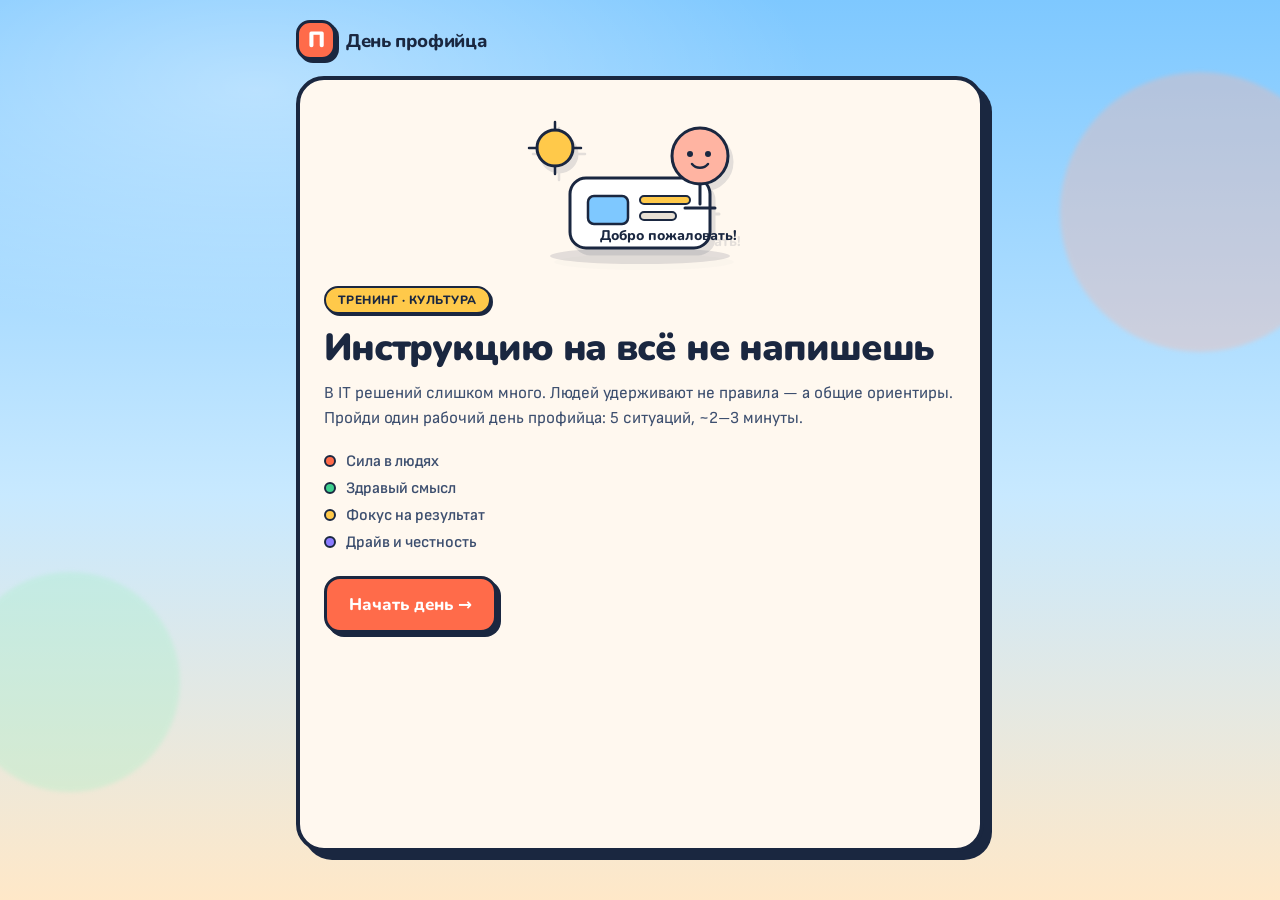
<file: index.html>
<!DOCTYPE html>
<html lang="ru">
<head>
  <meta charset="UTF-8" />
  <meta name="viewport" content="width=device-width, initial-scale=1" />
  <title>День профийца — культура Профи</title>
  <link rel="preconnect" href="https://fonts.googleapis.com" />
  <link rel="preconnect" href="https://fonts.gstatic.com" crossorigin />
  <link href="https://fonts.googleapis.com/css2?family=Nunito:wght@600;700;800;900&family=Sofia+Sans:wght@500;600;700&display=swap" rel="stylesheet" />
  <link rel="stylesheet" href="styles.css" />
</head>
<body>
  <div class="sky" aria-hidden="true"></div>
  <div class="blobs" aria-hidden="true">
    <span class="blob b1"></span>
    <span class="blob b2"></span>
    <span class="blob b3"></span>
  </div>

  <main class="app">
    <header class="topbar">
      <div class="brand">
        <span class="brand-mark" aria-hidden="true">П</span>
        <span class="brand-text">День профийца</span>
      </div>
      <div class="progress-wrap" id="progressWrap" hidden>
        <div class="progress-label"><span id="sceneLabel">Сцена 1</span> · <span id="scoreLabel">0</span></div>
        <div class="progress-track" role="progressbar" aria-valuemin="0" aria-valuemax="100" aria-valuenow="0">
          <div class="progress-fill" id="progressFill"></div>
        </div>
      </div>
    </header>

    <section class="stage" id="stage">
      <!-- filled by JS -->
    </section>
  </main>

  <div class="toast" id="toast" hidden></div>

  <script src="game.js"></script>
</body>
</html>
</file>
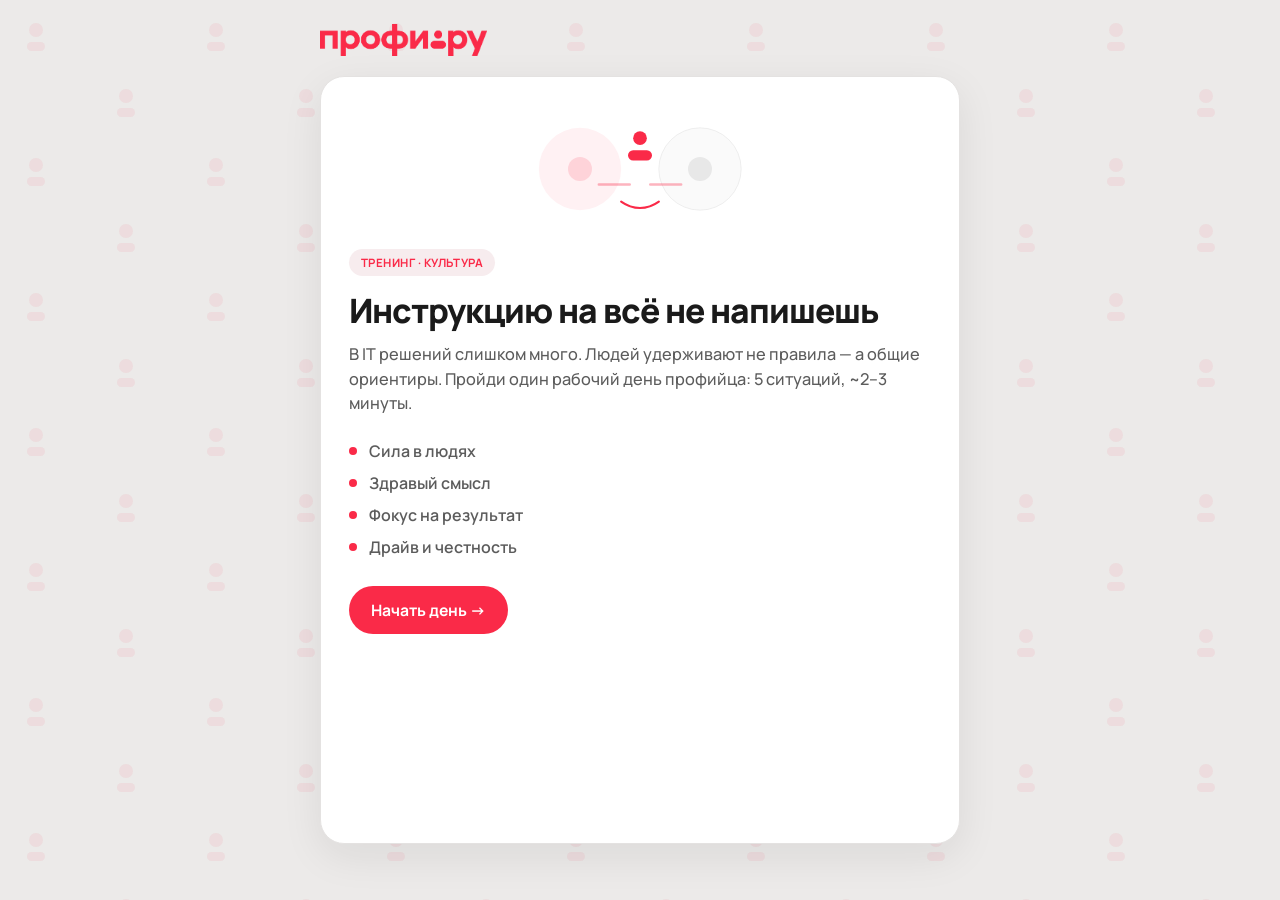
<file: brand/index.html>
<!DOCTYPE html>
<html lang="ru">
<head>
  <meta charset="UTF-8" />
  <meta name="viewport" content="width=device-width, initial-scale=1" />
  <title>День профийца — Профи.ру</title>
  <link rel="preconnect" href="https://fonts.googleapis.com" />
  <link rel="preconnect" href="https://fonts.gstatic.com" crossorigin />
  <link href="https://fonts.googleapis.com/css2?family=Manrope:wght@500;600;700;800&display=swap" rel="stylesheet" />
  <link rel="stylesheet" href="styles.css" />
  <link rel="icon" href="logo.png" type="image/png" />
</head>
<body>
  <div class="bg-deco" aria-hidden="true"></div>

  <main class="app">
    <header class="topbar">
      <a class="brand" href="https://profi.ru" target="_blank" rel="noopener" aria-label="Профи.ру">
        <img class="brand-logo" src="logo.png" width="160" height="36" alt="профи.ру" />
      </a>
      <div class="progress-wrap" id="progressWrap" hidden>
        <div class="progress-label"><span id="sceneLabel">Сцена 1</span> · <span id="scoreLabel">0</span></div>
        <div class="progress-track" role="progressbar" aria-valuemin="0" aria-valuemax="100" aria-valuenow="0">
          <div class="progress-fill" id="progressFill"></div>
        </div>
      </div>
    </header>

    <section class="stage" id="stage"></section>
  </main>

  <div class="toast" id="toast" hidden></div>
  <script src="game.js"></script>
</body>
</html>
</file>
<file: styles.css>
:root {
  --ink: #1a2740;
  --ink-soft: #3d4f6f;
  --paper: #fff8ef;
  --cream: #ffe8c8;
  --sky-top: #7ec8ff;
  --sky-bot: #c8e9ff;
  --coral: #ff6b4a;
  --coral-deep: #e84a2e;
  --mint: #3ecf8e;
  --mint-deep: #1fa86a;
  --sun: #ffc94a;
  --lilac: #8b7cff;
  --stroke: #1a2740;
  --shadow: rgba(26, 39, 64, 0.18);
  --radius: 22px;
  --font-display: "Nunito", system-ui, sans-serif;
  --font-body: "Sofia Sans", system-ui, sans-serif;
}

*,
*::before,
*::after {
  box-sizing: border-box;
}

html,
body {
  margin: 0;
  min-height: 100%;
}

body {
  font-family: var(--font-body);
  color: var(--ink);
  background: var(--sky-bot);
  overflow-x: hidden;
  min-height: 100vh;
}

.sky {
  position: fixed;
  inset: 0;
  background:
    radial-gradient(ellipse 80% 50% at 20% 10%, #fff6 0%, transparent 55%),
    linear-gradient(180deg, var(--sky-top) 0%, var(--sky-bot) 55%, #ffe8c8 100%);
  z-index: -2;
}

.blobs {
  position: fixed;
  inset: 0;
  pointer-events: none;
  z-index: -1;
  overflow: hidden;
}

.blob {
  position: absolute;
  border-radius: 50%;
  filter: blur(2px);
  opacity: 0.35;
  animation: float 12s ease-in-out infinite;
}

.b1 {
  width: 280px;
  height: 280px;
  background: #ffb4a2;
  top: 8%;
  right: -60px;
  animation-delay: 0s;
}

.b2 {
  width: 220px;
  height: 220px;
  background: #a8f0c8;
  bottom: 12%;
  left: -40px;
  animation-delay: -4s;
}

.b3 {
  width: 160px;
  height: 160px;
  background: #c4b8ff;
  top: 45%;
  left: 55%;
  animation-delay: -7s;
}

@keyframes float {
  0%,
  100% {
    transform: translateY(0) scale(1);
  }
  50% {
    transform: translateY(-24px) scale(1.05);
  }
}

.app {
  max-width: 720px;
  margin: 0 auto;
  padding: 20px 16px 48px;
  min-height: 100vh;
  display: flex;
  flex-direction: column;
  gap: 16px;
}

.topbar {
  display: flex;
  align-items: center;
  justify-content: space-between;
  gap: 12px;
  flex-wrap: wrap;
}

.brand {
  display: flex;
  align-items: center;
  gap: 10px;
}

.brand-mark {
  width: 40px;
  height: 40px;
  border-radius: 14px;
  background: var(--coral);
  color: #fff;
  font-family: var(--font-display);
  font-weight: 900;
  font-size: 22px;
  display: grid;
  place-items: center;
  border: 3px solid var(--stroke);
  box-shadow: 3px 3px 0 var(--stroke);
}

.brand-text {
  font-family: var(--font-display);
  font-weight: 800;
  font-size: 1.15rem;
  letter-spacing: -0.02em;
}

.progress-wrap {
  flex: 1;
  min-width: 160px;
  max-width: 280px;
}

.progress-label {
  font-size: 0.8rem;
  font-weight: 700;
  color: var(--ink-soft);
  margin-bottom: 6px;
  display: flex;
  justify-content: space-between;
}

.progress-track {
  height: 12px;
  background: #fff;
  border: 3px solid var(--stroke);
  border-radius: 999px;
  overflow: hidden;
  box-shadow: 2px 2px 0 var(--stroke);
}

.progress-fill {
  height: 100%;
  width: 0%;
  background: linear-gradient(90deg, var(--mint), var(--sun));
  transition: width 0.45s cubic-bezier(0.34, 1.2, 0.64, 1);
}

.stage {
  flex: 1;
  background: var(--paper);
  border: 4px solid var(--stroke);
  border-radius: 28px;
  box-shadow: 8px 8px 0 var(--stroke);
  padding: 28px 24px 32px;
  position: relative;
  overflow: hidden;
  animation: cardIn 0.45s cubic-bezier(0.34, 1.4, 0.64, 1);
}

.stage.swap {
  animation: cardSwap 0.4s cubic-bezier(0.34, 1.4, 0.64, 1);
}

@keyframes cardIn {
  from {
    opacity: 0;
    transform: translateY(18px) scale(0.97);
  }
  to {
    opacity: 1;
    transform: none;
  }
}

@keyframes cardSwap {
  0% {
    opacity: 0;
    transform: translateX(24px) rotate(1deg);
  }
  100% {
    opacity: 1;
    transform: none;
  }
}

.scene-art {
  display: flex;
  justify-content: center;
  margin-bottom: 18px;
  min-height: 140px;
  align-items: center;
}

.scene-art svg {
  width: min(280px, 80vw);
  height: auto;
  filter: drop-shadow(4px 6px 0 rgba(26, 39, 64, 0.12));
}

.badge {
  display: inline-flex;
  align-items: center;
  gap: 6px;
  font-family: var(--font-display);
  font-weight: 800;
  font-size: 0.75rem;
  text-transform: uppercase;
  letter-spacing: 0.04em;
  background: var(--sun);
  border: 2.5px solid var(--stroke);
  border-radius: 999px;
  padding: 4px 12px;
  margin-bottom: 12px;
  box-shadow: 2px 2px 0 var(--stroke);
}

.badge.mint {
  background: var(--mint);
  color: #fff;
}

.badge.lilac {
  background: var(--lilac);
  color: #fff;
}

.badge.coral {
  background: var(--coral);
  color: #fff;
}

h1,
h2 {
  font-family: var(--font-display);
  font-weight: 900;
  letter-spacing: -0.03em;
  line-height: 1.15;
  margin: 0 0 12px;
}

h1 {
  font-size: clamp(1.75rem, 5vw, 2.35rem);
}

h2 {
  font-size: clamp(1.35rem, 4vw, 1.75rem);
}

.lead {
  font-size: 1.05rem;
  line-height: 1.45;
  color: var(--ink-soft);
  margin: 0 0 22px;
  max-width: 38em;
}

.situation {
  background: #fff;
  border: 3px solid var(--stroke);
  border-radius: 18px;
  padding: 16px 18px;
  margin: 0 0 20px;
  font-size: 1.05rem;
  line-height: 1.4;
  box-shadow: 3px 3px 0 var(--cream);
  position: relative;
}

.situation::before {
  content: "Ситуация";
  position: absolute;
  top: -11px;
  left: 14px;
  font-family: var(--font-display);
  font-size: 0.7rem;
  font-weight: 800;
  text-transform: uppercase;
  background: var(--coral);
  color: #fff;
  border: 2px solid var(--stroke);
  border-radius: 999px;
  padding: 2px 10px;
}

.choices {
  display: flex;
  flex-direction: column;
  gap: 10px;
}

.choice {
  appearance: none;
  border: 3px solid var(--stroke);
  border-radius: 16px;
  background: #fff;
  color: var(--ink);
  font-family: var(--font-body);
  font-size: 1rem;
  font-weight: 600;
  text-align: left;
  padding: 14px 16px;
  cursor: pointer;
  box-shadow: 3px 3px 0 var(--stroke);
  transition: transform 0.12s ease, box-shadow 0.12s ease, background 0.15s;
  line-height: 1.35;
}

.choice:hover:not(:disabled) {
  transform: translate(-2px, -2px);
  box-shadow: 5px 5px 0 var(--stroke);
  background: #fff5e6;
}

.choice:active:not(:disabled) {
  transform: translate(2px, 2px);
  box-shadow: 1px 1px 0 var(--stroke);
}

.choice:disabled {
  cursor: default;
  opacity: 0.55;
}

.choice.picked-good {
  background: #d8ffe8;
  opacity: 1;
  border-color: var(--mint-deep);
}

.choice.picked-ok {
  background: #fff3c4;
  opacity: 1;
}

.choice.picked-miss {
  background: #ffe0d8;
  opacity: 1;
}

.btn {
  appearance: none;
  border: 3px solid var(--stroke);
  border-radius: 16px;
  font-family: var(--font-display);
  font-weight: 800;
  font-size: 1.05rem;
  padding: 14px 22px;
  cursor: pointer;
  box-shadow: 4px 4px 0 var(--stroke);
  transition: transform 0.12s ease, box-shadow 0.12s ease;
  display: inline-flex;
  align-items: center;
  justify-content: center;
  gap: 8px;
}

.btn:hover {
  transform: translate(-2px, -2px);
  box-shadow: 6px 6px 0 var(--stroke);
}

.btn:active {
  transform: translate(2px, 2px);
  box-shadow: 1px 1px 0 var(--stroke);
}

.btn-primary {
  background: var(--coral);
  color: #fff;
}

.btn-secondary {
  background: #fff;
  color: var(--ink);
}

.btn-mint {
  background: var(--mint);
  color: #fff;
}

.actions {
  display: flex;
  flex-wrap: wrap;
  gap: 10px;
  margin-top: 8px;
}

.feedback {
  margin-top: 18px;
  padding: 16px 18px;
  border-radius: 18px;
  border: 3px solid var(--stroke);
  animation: popIn 0.35s cubic-bezier(0.34, 1.5, 0.64, 1);
}

.feedback.good {
  background: #d8ffe8;
}

.feedback.ok {
  background: #fff3c4;
}

.feedback.miss {
  background: #ffe0d8;
}

.feedback-title {
  font-family: var(--font-display);
  font-weight: 900;
  font-size: 1.1rem;
  margin: 0 0 6px;
  display: flex;
  align-items: center;
  gap: 8px;
}

.feedback p {
  margin: 0 0 14px;
  line-height: 1.4;
  color: var(--ink-soft);
}

.value-chip {
  display: inline-flex;
  align-items: center;
  gap: 6px;
  background: #fff;
  border: 2.5px solid var(--stroke);
  border-radius: 999px;
  padding: 4px 12px;
  font-family: var(--font-display);
  font-weight: 800;
  font-size: 0.8rem;
  margin-bottom: 12px;
  box-shadow: 2px 2px 0 var(--stroke);
}

@keyframes popIn {
  from {
    opacity: 0;
    transform: scale(0.92) translateY(8px);
  }
  to {
    opacity: 1;
    transform: none;
  }
}

.traits {
  display: flex;
  flex-wrap: wrap;
  gap: 8px;
  margin: 16px 0 8px;
}

.trait {
  background: #fff;
  border: 2.5px solid var(--stroke);
  border-radius: 999px;
  padding: 6px 12px;
  font-weight: 700;
  font-size: 0.85rem;
  box-shadow: 2px 2px 0 var(--cream);
  animation: popIn 0.4s cubic-bezier(0.34, 1.5, 0.64, 1) both;
}

.trait:nth-child(2) {
  animation-delay: 0.05s;
}
.trait:nth-child(3) {
  animation-delay: 0.1s;
}
.trait:nth-child(4) {
  animation-delay: 0.15s;
}
.trait:nth-child(5) {
  animation-delay: 0.2s;
}
.trait:nth-child(6) {
  animation-delay: 0.25s;
}

.takeaways {
  list-style: none;
  padding: 0;
  margin: 16px 0 20px;
  display: grid;
  gap: 8px;
}

.takeaways li {
  background: #fff;
  border: 3px solid var(--stroke);
  border-radius: 14px;
  padding: 12px 14px;
  font-weight: 600;
  box-shadow: 3px 3px 0 var(--cream);
  display: flex;
  gap: 10px;
  align-items: flex-start;
}

.takeaways li span {
  flex-shrink: 0;
  width: 28px;
  height: 28px;
  border-radius: 10px;
  background: var(--sun);
  border: 2px solid var(--stroke);
  display: grid;
  place-items: center;
  font-family: var(--font-display);
  font-weight: 900;
  font-size: 0.85rem;
}

.score-pill {
  display: inline-flex;
  align-items: center;
  gap: 8px;
  background: var(--lilac);
  color: #fff;
  border: 3px solid var(--stroke);
  border-radius: 999px;
  padding: 8px 16px;
  font-family: var(--font-display);
  font-weight: 800;
  box-shadow: 3px 3px 0 var(--stroke);
  margin-bottom: 16px;
}

.toast {
  position: fixed;
  bottom: 24px;
  left: 50%;
  transform: translateX(-50%) translateY(20px);
  background: var(--ink);
  color: #fff;
  font-family: var(--font-display);
  font-weight: 800;
  padding: 12px 20px;
  border-radius: 999px;
  border: 3px solid #fff;
  box-shadow: 0 8px 24px var(--shadow);
  opacity: 0;
  pointer-events: none;
  transition: opacity 0.25s, transform 0.25s;
  z-index: 50;
  white-space: nowrap;
}

.toast.show {
  opacity: 1;
  transform: translateX(-50%) translateY(0);
}

.intro-list {
  list-style: none;
  padding: 0;
  margin: 0 0 24px;
  display: grid;
  gap: 8px;
}

.intro-list li {
  display: flex;
  align-items: center;
  gap: 10px;
  font-weight: 600;
  color: var(--ink-soft);
}

.intro-list .dot {
  width: 12px;
  height: 12px;
  border-radius: 50%;
  border: 2.5px solid var(--stroke);
  flex-shrink: 0;
}

.dot.c1 {
  background: var(--coral);
}
.dot.c2 {
  background: var(--mint);
}
.dot.c3 {
  background: var(--sun);
}
.dot.c4 {
  background: var(--lilac);
}

@media (max-width: 520px) {
  .stage {
    padding: 22px 16px 26px;
    border-radius: 22px;
    box-shadow: 5px 5px 0 var(--stroke);
  }

  .choice {
    font-size: 0.95rem;
  }
}
</file>
<file: brand/styles.css>
:root {
  --profi: #fa2a48;
  --profi-deep: #e01e3c;
  --profi-soft: #f7ecee;
  --profi-mid: #e8c5cb;
  --ink: #1a1a1a;
  --ink-soft: #5c5c5c;
  --line: #e4e2e1;
  --paper: #ffffff;
  --canvas: #eceae9;
  --ok: #1a1a1a;
  --miss-bg: #f7ecee;
  --good-bg: #f4fbf6;
  --ok-bg: #fafafa;
  --shadow: 0 12px 40px rgba(26, 26, 26, 0.08);
  --font: "Manrope", system-ui, sans-serif;
  --radius: 16px;
}

*,
*::before,
*::after {
  box-sizing: border-box;
}

html,
body {
  margin: 0;
  min-height: 100%;
}

body {
  font-family: var(--font);
  color: var(--ink);
  background: var(--canvas);
  min-height: 100vh;
  overflow-x: hidden;
}

.bg-deco {
  position: fixed;
  inset: 0;
  pointer-events: none;
  z-index: 0;
  overflow: hidden;
  background-image: url("pattern.svg");
  background-size: 180px 135px;
  background-repeat: repeat;
}

.app {
  position: relative;
  z-index: 1;
  max-width: 680px;
  margin: 0 auto;
  padding: 24px 20px 56px;
  min-height: 100vh;
  display: flex;
  flex-direction: column;
  gap: 20px;
}

.topbar {
  display: flex;
  align-items: center;
  justify-content: space-between;
  gap: 16px;
  flex-wrap: wrap;
}

.brand {
  display: inline-flex;
  align-items: center;
  text-decoration: none;
}

.brand-logo {
  display: block;
  height: 32px;
  width: auto;
}

.progress-wrap {
  flex: 1;
  min-width: 160px;
  max-width: 260px;
}

.progress-label {
  font-size: 0.78rem;
  font-weight: 700;
  color: var(--ink-soft);
  margin-bottom: 8px;
  display: flex;
  justify-content: space-between;
  letter-spacing: 0.01em;
}

.progress-track {
  height: 4px;
  background: var(--line);
  border-radius: 999px;
  overflow: hidden;
}

.progress-fill {
  height: 100%;
  width: 0%;
  background: var(--profi);
  border-radius: 999px;
  transition: width 0.4s ease;
}

.stage {
  flex: 1;
  background: var(--paper);
  border: 1px solid var(--line);
  border-radius: 24px;
  box-shadow: var(--shadow);
  padding: 32px 28px 36px;
  animation: fadeUp 0.35s ease;
}

.stage.swap {
  animation: fadeSwap 0.35s ease;
}

@keyframes fadeUp {
  from {
    opacity: 0;
    transform: translateY(10px);
  }
  to {
    opacity: 1;
    transform: none;
  }
}

@keyframes fadeSwap {
  from {
    opacity: 0;
    transform: translateY(8px);
  }
  to {
    opacity: 1;
    transform: none;
  }
}

.scene-art {
  display: flex;
  justify-content: center;
  margin-bottom: 20px;
  min-height: 120px;
  align-items: center;
}

.scene-art svg {
  width: min(240px, 70vw);
  height: auto;
}

.value-icon-wrap {
  display: flex;
  justify-content: center;
  align-items: center;
  margin: 4px 0 18px;
  min-height: 120px;
}

.value-icon {
  width: 112px;
  height: 112px;
  object-fit: contain;
  display: block;
}

.badge {
  display: inline-flex;
  align-items: center;
  font-weight: 700;
  font-size: 0.72rem;
  letter-spacing: 0.04em;
  text-transform: uppercase;
  color: var(--profi);
  background: var(--profi-soft);
  border-radius: 999px;
  padding: 6px 12px;
  margin-bottom: 14px;
}

h1,
h2 {
  font-weight: 800;
  letter-spacing: -0.03em;
  line-height: 1.2;
  margin: 0 0 12px;
  color: var(--ink);
}

h1 {
  font-size: clamp(1.65rem, 4.5vw, 2.1rem);
}

h2 {
  font-size: clamp(1.25rem, 3.5vw, 1.55rem);
}

.lead {
  font-size: 1.02rem;
  line-height: 1.5;
  color: var(--ink-soft);
  margin: 0 0 24px;
  max-width: 36em;
  font-weight: 500;
}

.situation {
  background: var(--profi-soft);
  border-radius: 14px;
  padding: 18px 18px 16px;
  margin: 0 0 20px;
  font-size: 1.02rem;
  line-height: 1.45;
  font-weight: 500;
  position: relative;
  color: var(--ink);
}

.situation::before {
  content: "Ситуация";
  display: block;
  font-size: 0.68rem;
  font-weight: 800;
  letter-spacing: 0.06em;
  text-transform: uppercase;
  color: var(--profi);
  margin-bottom: 10px;
}

.choices {
  display: flex;
  flex-direction: column;
  gap: 10px;
}

.choice {
  appearance: none;
  border: 1px solid var(--line);
  border-radius: 14px;
  background: #fff;
  color: var(--ink);
  font-family: var(--font);
  font-size: 0.98rem;
  font-weight: 600;
  text-align: left;
  padding: 14px 16px;
  cursor: pointer;
  line-height: 1.4;
  transition: border-color 0.15s, background 0.15s, transform 0.12s;
}

.choice:hover:not(:disabled) {
  border-color: var(--profi);
  background: var(--profi-soft);
  transform: translateY(-1px);
}

.choice:disabled {
  cursor: default;
  opacity: 0.45;
}

.choice.picked-good {
  opacity: 1;
  border-color: #2f9e5f;
  background: var(--good-bg);
}

.choice.picked-ok {
  opacity: 1;
  border-color: #999;
  background: var(--ok-bg);
}

.choice.picked-miss {
  opacity: 1;
  border-color: var(--profi);
  background: var(--miss-bg);
}

.btn {
  appearance: none;
  border: none;
  border-radius: 999px;
  font-family: var(--font);
  font-weight: 700;
  font-size: 0.98rem;
  padding: 13px 22px;
  cursor: pointer;
  transition: transform 0.12s, background 0.15s, opacity 0.15s;
  display: inline-flex;
  align-items: center;
  justify-content: center;
  gap: 8px;
}

.btn:hover {
  transform: translateY(-1px);
}

.btn:active {
  transform: translateY(0);
}

.btn-primary {
  background: var(--profi);
  color: #fff;
}

.btn-primary:hover {
  background: var(--profi-deep);
}

.btn-secondary {
  background: #fff;
  color: var(--ink);
  border: 1px solid var(--line);
}

.btn-secondary:hover {
  border-color: #ccc;
}

.actions {
  display: flex;
  flex-wrap: wrap;
  gap: 10px;
  margin-top: 8px;
}

.feedback {
  margin-top: 18px;
  padding: 18px;
  border-radius: 14px;
  border: 1px solid var(--line);
  animation: fadeUp 0.3s ease;
}

.feedback.good {
  background: var(--good-bg);
  border-color: #cfe9d8;
}

.feedback.ok {
  background: var(--ok-bg);
}

.feedback.miss {
  background: var(--miss-bg);
  border-color: var(--profi-mid);
}

.feedback-title {
  font-weight: 800;
  font-size: 1.05rem;
  margin: 0 0 6px;
}

.feedback p {
  margin: 0 0 14px;
  line-height: 1.45;
  color: var(--ink-soft);
  font-weight: 500;
}

.value-chip {
  display: inline-flex;
  align-items: center;
  gap: 8px;
  color: var(--profi);
  font-weight: 700;
  font-size: 0.78rem;
  letter-spacing: 0.02em;
  margin-bottom: 10px;
}

.value-chip::before {
  content: none;
}

.value-chip-icon {
  width: 18px;
  height: 18px;
  object-fit: contain;
  flex-shrink: 0;
}

.traits {
  display: flex;
  flex-wrap: wrap;
  gap: 8px;
  margin: 14px 0 8px;
}

.trait {
  background: var(--profi-soft);
  color: var(--profi-deep);
  border-radius: 999px;
  padding: 7px 12px;
  font-weight: 700;
  font-size: 0.82rem;
}

.takeaways {
  list-style: none;
  padding: 0;
  margin: 14px 0 22px;
  display: grid;
  gap: 8px;
}

.takeaways li {
  border: 1px solid var(--line);
  border-radius: 12px;
  padding: 12px 14px;
  font-weight: 600;
  display: flex;
  gap: 12px;
  align-items: flex-start;
}

.takeaways li span {
  flex-shrink: 0;
  width: 24px;
  height: 24px;
  border-radius: 50%;
  background: var(--profi);
  color: #fff;
  display: grid;
  place-items: center;
  font-weight: 800;
  font-size: 0.75rem;
}

.score-pill {
  display: inline-flex;
  align-items: center;
  gap: 8px;
  background: var(--profi);
  color: #fff;
  border-radius: 999px;
  padding: 8px 14px;
  font-weight: 700;
  font-size: 0.9rem;
  margin-bottom: 14px;
}

.intro-list {
  list-style: none;
  padding: 0;
  margin: 0 0 28px;
  display: grid;
  gap: 10px;
}

.intro-list li {
  display: flex;
  align-items: center;
  gap: 12px;
  font-weight: 600;
  color: var(--ink-soft);
}

.intro-list .dot {
  width: 8px;
  height: 8px;
  border-radius: 50%;
  background: var(--profi);
  flex-shrink: 0;
}

.toast {
  position: fixed;
  bottom: 24px;
  left: 50%;
  transform: translateX(-50%) translateY(16px);
  background: var(--ink);
  color: #fff;
  font-weight: 700;
  font-size: 0.9rem;
  padding: 12px 18px;
  border-radius: 999px;
  opacity: 0;
  pointer-events: none;
  transition: opacity 0.25s, transform 0.25s;
  z-index: 50;
  white-space: nowrap;
}

.toast.show {
  opacity: 1;
  transform: translateX(-50%) translateY(0);
}

.mark {
  display: inline-block;
  width: 18px;
  height: 18px;
  margin-right: 2px;
  vertical-align: -3px;
}

@media (max-width: 520px) {
  .stage {
    padding: 24px 18px 28px;
    border-radius: 20px;
  }

  .brand-logo {
    height: 24px;
  }

  .choice {
    font-size: 0.94rem;
  }
}
</file>
